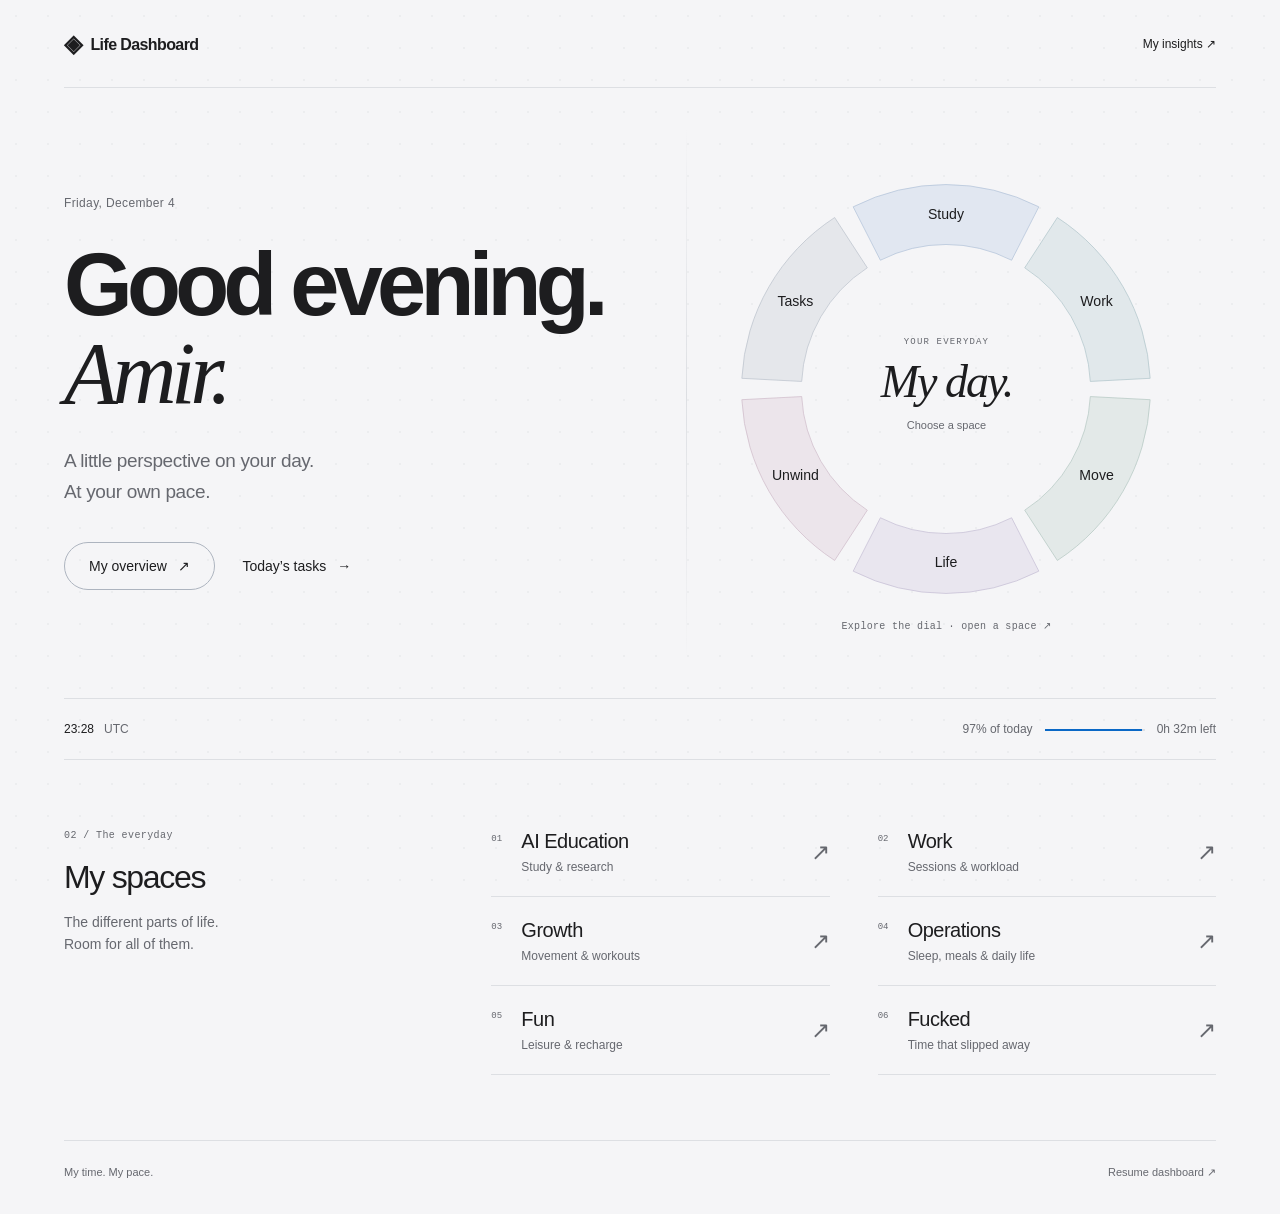
<file: landing.html>
<!doctype html>
<html lang="en">
<head>
<meta charset="utf-8"><meta name="viewport" content="width=device-width, initial-scale=1">
<meta name="color-scheme" content="light dark">
<meta name="description" content="Amir’s personal space for time, tasks and everyday life.">
<title>Life Dashboard — Home</title>
<script src="/theme.js"></script><link rel="stylesheet" href="/theme.css">
<style>
*{box-sizing:border-box}body{margin:0;background:var(--bg);color:var(--text);font-family:-apple-system,BlinkMacSystemFont,'Helvetica Neue',sans-serif;-webkit-font-smoothing:antialiased}a{color:inherit;text-decoration:none}button{font-family:inherit}a:focus-visible{outline:2px solid var(--accent);outline-offset:7px}h1,h2,p{margin:0}.wrap{max-width:1320px;margin:auto;padding:0 64px}.topbar{height:88px;display:flex;align-items:center;justify-content:space-between;border-bottom:1px solid var(--border)}.brand{font-size:16px;font-weight:600;letter-spacing:-.6px}.brand span{display:inline-block;margin-right:9px;font-size:24px;vertical-align:-2px}.top-links{display:flex;gap:28px;align-items:center;font-size:12px}.hero{position:relative;display:grid;grid-template-columns:1.1fr 1fr;align-items:center;min-height:610px;gap:20px}.hero-copy{position:relative;z-index:2;padding:70px 0}.eyebrow{font-size:12px;color:var(--muted);letter-spacing:.03em;margin-bottom:30px}h1{font-size:clamp(62px,6.9vw,96px);line-height:1.01;font-weight:550;letter-spacing:-.065em}h1 span{display:block}h1 .name{color:var(--muted)}.intro{font-size:19px;line-height:1.6;color:var(--muted);margin-top:28px;max-width:340px;letter-spacing:-.35px}.actions{display:flex;align-items:center;gap:27px;flex-wrap:wrap;margin-top:35px}.primary{border-radius:999px;background:var(--text);color:var(--bg);padding:15px 24px;font-size:14px;transition:transform .2s}.primary:hover{transform:translateY(-3px)}.text-link{font-size:14px}.text-link span{display:inline-block;margin-left:7px;transition:transform .2s}.text-link:hover span{transform:translateX(5px)}.dayline{display:flex;justify-content:space-between;align-items:center;gap:20px;border-top:1px solid var(--border);border-bottom:1px solid var(--border);padding:23px 0;color:var(--muted);font-size:12px}.time{font-variant-numeric:tabular-nums;color:var(--text);font-weight:500}.dayline .rule{height:2px;width:100px;background:var(--border);display:inline-block;vertical-align:middle;margin:0 12px;overflow:hidden}.rule i{display:block;background:var(--accent);height:100%}.spaces{padding:70px 0 65px;display:grid;grid-template-columns:1fr 2fr;gap:65px}.spaces h2{font-size:32px;font-weight:500;letter-spacing:-1.3px}.spaces-intro p{font-size:14px;color:var(--muted);margin-top:15px;line-height:1.6;max-width:190px}.space-list{display:grid;grid-template-columns:1fr 1fr;column-gap:48px}.space{padding:22px 0;border-bottom:1px solid var(--border);display:grid;grid-template-columns:1fr auto;align-items:center;gap:8px}.space:nth-child(-n+2){padding-top:0}.space strong{font-size:20px;font-weight:500;letter-spacing:-.5px}.space small{font-size:12px;color:var(--muted);display:block;margin-top:7px}.space .arrow{font-size:23px;color:var(--muted);transition:transform .2s,color .2s}.space:hover .arrow{transform:translate(3px,-3px);color:var(--accent)}.space:hover strong{color:var(--accent)}footer{border-top:1px solid var(--border);padding:25px 0 35px;display:flex;justify-content:space-between;color:var(--muted);font-size:11px}.skip{position:absolute;top:-100px;padding:12px;background:var(--surface-solid);z-index:10}.skip:focus{top:10px}@media(min-width:1500px){.hero{min-height:680px}}@media(max-width:950px){.wrap{padding:0 30px}.hero{min-height:560px}h1{font-size:68px}.spaces{gap:35px}.space-list{gap:0 26px}}@media(max-width:640px){.wrap{padding:0 24px}.topbar{height:76px}.top-links{gap:12px}.top-links>a{display:none}.brand{font-size:14px}.hero{display:flex;flex-direction:column;gap:0;align-items:stretch}.hero-copy{padding:52px 0 0}h1{font-size:64px}.eyebrow{margin-bottom:24px}.intro{font-size:17px;margin-top:23px}.actions{gap:22px;margin-top:26px}.dayline{font-size:11px;flex-wrap:wrap;gap:12px;padding:18px 0}.dayline .rule{width:50px;margin:0 6px}.spaces{padding:40px 0;grid-template-columns:1fr;gap:32px}.spaces-intro p{max-width:none;margin-top:10px}.spaces h2{font-size:28px}.space-list{column-gap:24px}.space strong{font-size:17px}.space small{font-size:11px;line-height:1.5}.space .arrow{font-size:19px}footer{gap:20px;line-height:1.5}.theme-toggle{font-size:11px;padding:8px 11px}}@media(prefers-reduced-motion:reduce){*,*:before{transition:none!important}}
/* Editorial proportions and fine rules, inspired by the nominee references. */
.hero:after{content:'';position:absolute;top:38px;bottom:38px;left:54%;width:1px;background:linear-gradient(transparent,var(--border),transparent);pointer-events:none}
h1 .name{font-family:Georgia,'Times New Roman',serif;font-style:italic;font-weight:400;letter-spacing:-.06em;color:var(--text)}
.hero-copy{padding-right:24px}.section-index{display:block;font:10px ui-monospace,monospace;color:var(--muted);margin-bottom:18px;letter-spacing:.04em}
.space-list{counter-reset:space}.space{position:relative;counter-increment:space;padding-left:30px;transition:padding .3s,background .3s}.space:before{content:'0' counter(space);position:absolute;left:0;top:25px;font:9px ui-monospace,monospace;color:var(--muted)}.space:nth-child(-n+2):before{top:4px}.space:after{content:'';position:absolute;bottom:-1px;left:0;width:100%;height:1px;background:var(--text);transform:scaleX(0);transform-origin:left;transition:transform .4s}.space:hover:after,.space:focus-visible:after{transform:scaleX(1)}.space:hover strong{color:var(--text)}.space strong{display:inline-block;transition:transform .3s}.space:hover strong{transform:translateX(4px)}.primary{background:transparent;color:var(--text);border:1px solid var(--border-bright)}.primary:hover{background:var(--text);color:var(--bg)}
@media(max-width:640px){.hero:after{display:none}.hero-copy{padding-right:0}.space{padding-left:23px}.space:before{font-size:8px}.section-index{margin-bottom:12px}}
@media(prefers-reduced-motion:reduce){.space,.space:after,.space strong{transition:none}}

#pointer-field{position:fixed;inset:0;width:100%;height:100%;pointer-events:none;z-index:0}.wrap{position:relative;z-index:1}
.day-compass{position:relative;width:100%;max-width:470px;aspect-ratio:1;justify-self:center;isolation:isolate}
.day-dial{display:block;width:100%;height:100%;overflow:visible}
.dial-sector{outline:none}.dial-sector path{fill:var(--dial-fill);stroke:color-mix(in srgb,var(--sector) 26%,var(--border));stroke-width:.6;transform-origin:200px 200px;transition:fill .25s,transform .35s,stroke .25s}
.dial-sector text{font:500 12px -apple-system,BlinkMacSystemFont,sans-serif;fill:var(--text);pointer-events:none}
.dial-sector:hover path,.dial-sector:focus-visible path{fill:var(--dial-hover);stroke:var(--sector);transform:scale(1.025);stroke-width:1.5}
.dial-center{position:absolute;inset:30%;display:flex;flex-direction:column;justify-content:center;align-items:center;text-align:center;pointer-events:none;gap:12px}
.dial-kicker{font:9px ui-monospace,monospace;letter-spacing:.13em;color:var(--muted)}
#dial-title{font:italic 46px/1 Georgia,serif;letter-spacing:-2px}
#dial-detail{font-size:11px;line-height:1.5;color:var(--muted);min-height:33px}
.dial-caption{text-align:center;font:10px ui-monospace,monospace;color:var(--muted);letter-spacing:.03em;margin-top:-4px}
@media(max-width:640px){.day-compass{margin:28px auto 32px;max-width:360px}#dial-title{font-size:36px}.dial-kicker{font-size:7px}#dial-detail{font-size:10px}.dial-center{gap:8px}}
@media(prefers-reduced-motion:reduce){.dial-sector path{transition:none}#pointer-field{display:none}}
@media(hover:none),(pointer:coarse){#pointer-field{display:none}}
</style>
</head>
<body>
<canvas id="pointer-field" aria-hidden="true"></canvas>
<a class="skip" href="#main">Skip to content</a>
<div class="wrap">
<header class="topbar"><a href="/" class="brand"><span aria-hidden="true">◈</span>Life Dashboard</a><nav class="top-links" aria-label="Home navigation"><a href="/dashboard#insights">My insights ↗</a></nav></header>
<main id="main">
<section class="hero" aria-labelledby="hero-title"><div class="hero-copy"><p class="eyebrow" id="today-label">A moment for yourself</p><h1 id="hero-title"><span id="greeting">Welcome back.</span><span class="name">Amir.</span></h1><p class="intro">A little perspective on your day.<br>At your own pace.</p><div class="actions"><a class="primary" href="/dashboard#summary">My overview &nbsp; ↗</a><a class="text-link" href="/dashboard#things">Today’s tasks <span>→</span></a></div></div><div class="day-compass"><svg class="day-dial" viewBox="0 0 400 400" role="group" aria-label="Choose a dashboard area"><a href="/dashboard#education" class="dial-sector" style="--sector:var(--course);--dial-fill:var(--dial-study);--dial-hover:var(--dial-study-hover)" data-label="Study" data-detail="Study & research" aria-label="Open Study: Study & research"><path d="M121.00565304531887,44.96486479122399 A174,174 0 0 1 278.99434695468113,44.96486479122399 L255.84083146796428,90.40619752483074 A123,123 0 0 0 144.15916853203575,90.40619752483074 Z"/><text x="200.0" y="52.0" text-anchor="middle" dominant-baseline="middle">Study</text></a><a href="/dashboard#work" class="dial-sector" style="--sector:var(--work);--dial-fill:var(--dial-work);--dial-hover:var(--dial-work-hover)" data-label="Work" data-detail="Sessions & workload" aria-label="Open Work: Sessions & workload"><path d="M294.7671920926147,54.0713211774962 A174,174 0 0 1 373.76153904729586,190.8935436137278 L322.8314327748126,193.5626773821179 A123,123 0 0 0 266.99060130684836,96.84352014271285 Z"/><text x="328.17175976009696" y="126.00000000000001" text-anchor="middle" dominant-baseline="middle">Work</text></a><a href="/dashboard#growth" class="dial-sector" style="--sector:var(--workout);--dial-fill:var(--dial-move);--dial-hover:var(--dial-move-hover)" data-label="Move" data-detail="Movement & workouts" aria-label="Open Move: Movement & workouts"><path d="M373.76153904729586,209.1064563862722 A174,174 0 0 1 294.7671920926147,345.9286788225038 L266.99060130684836,303.15647985728714 A123,123 0 0 0 322.8314327748126,206.4373226178821 Z"/><text x="328.17175976009696" y="274.0" text-anchor="middle" dominant-baseline="middle">Move</text></a><a href="/dashboard#operations" class="dial-sector" style="--sector:var(--ops-rest);--dial-fill:var(--dial-life);--dial-hover:var(--dial-life-hover)" data-label="Life" data-detail="Sleep, meals & routines" aria-label="Open Life: Sleep, meals & routines"><path d="M278.99434695468113,355.035135208776 A174,174 0 0 1 121.00565304531887,355.035135208776 L144.15916853203575,309.59380247516924 A123,123 0 0 0 255.84083146796428,309.59380247516924 Z"/><text x="200.0" y="348.0" text-anchor="middle" dominant-baseline="middle">Life</text></a><a href="/dashboard#fun" class="dial-sector" style="--sector:var(--fun);--dial-fill:var(--dial-unwind);--dial-hover:var(--dial-unwind-hover)" data-label="Unwind" data-detail="Leisure & recharge" aria-label="Open Unwind: Leisure & recharge"><path d="M105.23280790738526,345.9286788225038 A174,174 0 0 1 26.238460952704145,209.1064563862722 L77.16856722518742,206.4373226178821 A123,123 0 0 0 133.00939869315164,303.15647985728714 Z"/><text x="71.82824023990307" y="274.0" text-anchor="middle" dominant-baseline="middle">Unwind</text></a><a href="/dashboard#things" class="dial-sector" style="--sector:var(--things);--dial-fill:var(--dial-tasks);--dial-hover:var(--dial-tasks-hover)" data-label="Tasks" data-detail="One thing at a time" aria-label="Open Tasks: One thing at a time"><path d="M26.238460952704145,190.89354361372781 A174,174 0 0 1 105.23280790738531,54.0713211774962 L133.0093986931517,96.84352014271283 A123,123 0 0 0 77.16856722518742,193.56267738211795 Z"/><text x="71.8282402399031" y="125.99999999999999" text-anchor="middle" dominant-baseline="middle">Tasks</text></a></svg><div class="dial-center" aria-hidden="true"><span class="dial-kicker">YOUR EVERYDAY</span><span id="dial-title">My day.</span><span id="dial-detail">Choose a space</span></div><p class="dial-caption">Explore the dial · open a space ↗</p></div></section>
<div class="dayline"><span><time class="time" id="clock">--:--</time> &nbsp; <span id="clock-zone">Local time</span></span><span><span id="day-progress"></span><span class="rule" aria-hidden="true"><i id="day-fill"></i></span><span id="time-left"></span></span></div>
<section class="spaces" aria-labelledby="spaces-title"><div class="spaces-intro"><span class="section-index">02 / The everyday</span><h2 id="spaces-title">My spaces</h2><p>The different parts of life.<br>Room for all of them.</p></div><div class="space-list">
<a class="space" href="/dashboard#education"><div><strong>AI Education</strong><small>Study & research</small></div><span class="arrow" aria-hidden="true">↗</span></a>
<a class="space" href="/dashboard#work"><div><strong>Work</strong><small>Sessions & workload</small></div><span class="arrow" aria-hidden="true">↗</span></a>
<a class="space" href="/dashboard#growth"><div><strong>Growth</strong><small>Movement & workouts</small></div><span class="arrow" aria-hidden="true">↗</span></a>
<a class="space" href="/dashboard#operations"><div><strong>Operations</strong><small>Sleep, meals & daily life</small></div><span class="arrow" aria-hidden="true">↗</span></a>
<a class="space" href="/dashboard#fun"><div><strong>Fun</strong><small>Leisure & recharge</small></div><span class="arrow" aria-hidden="true">↗</span></a>
<a class="space" href="/dashboard#fucked"><div><strong>Fucked</strong><small>Time that slipped away</small></div><span class="arrow" aria-hidden="true">↗</span></a>
</div></section>
</main><footer><span>My time. My pace.</span><a href="/dashboard">Resume dashboard ↗</a></footer>
</div>
<script>
function updateClock(){
 const now=new Date(),h=now.getHours(),minutes=h*60+now.getMinutes();
 document.getElementById('greeting').textContent=h<5?'Still up.':h<12?'Good morning.':h<18?'Good afternoon.':'Good evening.';
 document.getElementById('today-label').textContent=now.toLocaleDateString(undefined,{weekday:'long',month:'long',day:'numeric'});
 const clock=document.getElementById('clock');clock.textContent=now.toLocaleTimeString(undefined,{hour:'2-digit',minute:'2-digit',hour12:false});clock.dateTime=now.toISOString();
 document.getElementById('clock-zone').textContent=Intl.DateTimeFormat().resolvedOptions().timeZone.split('/').pop().replaceAll('_',' ');
 document.getElementById('day-progress').textContent=Math.floor(minutes/1440*100)+'% of today';
 document.getElementById('day-fill').style.width=(minutes/1440*100)+'%';
 document.getElementById('time-left').textContent=Math.floor((1440-minutes)/60)+'h '+(1440-minutes)%60+'m left';
}
updateClock();setInterval(updateClock,30000);
// The dial is real navigation; hover and keyboard focus preview each destination.
const sectors=[...document.querySelectorAll('.dial-sector')];
function previewSector(sector){document.getElementById('dial-title').textContent=sector?sector.dataset.label:'My day.';document.getElementById('dial-detail').textContent=sector?sector.dataset.detail:'Choose a space';}
sectors.forEach(sector=>{
 sector.addEventListener('pointerenter',()=>previewSector(sector));
 sector.addEventListener('focus',()=>previewSector(sector));
 sector.addEventListener('pointerleave',()=>previewSector(document.activeElement.closest?.('.dial-sector')));
 sector.addEventListener('blur',()=>previewSector(null));
});
// Nearby paper-like dots bend away from the pointer and settle back into place.
// The animation stops as soon as the field settles, and pauses off-screen.
const motion=matchMedia('(hover: hover) and (pointer: fine) and (prefers-reduced-motion: no-preference)');
const field=document.getElementById('pointer-field'),ctx=field.getContext('2d');
let dots=[],pointer=null,frame=0,fieldWidth=0,fieldHeight=0;
function paintField(){
 frame=0;if(!ctx||!motion.matches||document.hidden)return;
 ctx.clearRect(0,0,fieldWidth,fieldHeight);
 ctx.fillStyle=getComputedStyle(document.documentElement).getPropertyValue('--muted').trim();
 let unsettled=false;
 for(const dot of dots){
  let tx=0,ty=0,near=0;
  if(pointer){const dx=dot.x-pointer.x,dy=dot.y-pointer.y,d=Math.hypot(dx,dy);if(d<105){near=1-d/105;const force=near*near*22;tx=dx/(d||1)*force;ty=dy/(d||1)*force;}}
  dot.dx+=(tx-dot.dx)*.16;dot.dy+=(ty-dot.dy)*.16;
  if(Math.abs(tx-dot.dx)+Math.abs(ty-dot.dy)>.08)unsettled=true;
  ctx.globalAlpha=.16+near*.24;ctx.beginPath();ctx.arc(dot.x+dot.dx,dot.y+dot.dy,.7+near*.35,0,Math.PI*2);ctx.fill();
 }
 ctx.globalAlpha=1;if(unsettled)frame=requestAnimationFrame(paintField);
}
function queuePaint(){if(!frame)frame=requestAnimationFrame(paintField);}
function resizeField(){cancelAnimationFrame(frame);frame=0;pointer=null;fieldWidth=innerWidth;fieldHeight=innerHeight;const ratio=Math.min(devicePixelRatio||1,2);field.width=fieldWidth*ratio;field.height=fieldHeight*ratio;if(!ctx)return;ctx.setTransform(ratio,0,0,ratio,0,0);dots=[];for(let y=16;y<fieldHeight;y+=32)for(let x=16;x<fieldWidth;x+=32)dots.push({x,y,dx:0,dy:0});if(motion.matches)queuePaint();}
function releasePointer(){pointer=null;queuePaint();}
document.addEventListener('pointermove',event=>{if(!motion.matches)return;pointer={x:event.clientX,y:event.clientY};queuePaint();},{passive:true});
document.documentElement.addEventListener('pointerleave',releasePointer);window.addEventListener('blur',releasePointer);window.addEventListener('resize',resizeField);motion.addEventListener('change',resizeField);document.addEventListener('visibilitychange',()=>{if(document.hidden){cancelAnimationFrame(frame);frame=0;pointer=null;}else queuePaint();});
resizeField();
</script>
</body></html>
</file>
<file: theme.css>
/* Shared semantic palette. Appearance follows the system; dark preserves the original ink palette. */
:root {
  color-scheme: light;
  --bg: #f5f5f7;
  --bg-elevated: #ffffff;
  --surface-solid: #ffffff;
  --surface-hover: #ebedf0;
  --text: #1d1d1f;
  --muted: #66686f;
  --accent: #0a68c6;
  --accent-2: #4862a6;
  --course: #2c67b9;
  --research: #6c5da1;
  --work: #2a747f;
  --workout: #3d7e5f;
  --ops-rest: #795aa4;
  --ops-life: #657183;
  --ops-meals: #936927;
  --ops-transit: #2d7b78;
  --fun: #9f527d;
  --fucked: #b15558;
  --things: #546983;
  --danger: #b54a4a;
  --success: #377957;
  --warn: #916720;
  --border: #dddfe3;
  --border-bright: #adb4bf;
  --heat-0: #eceef2;
  --heat-1: #dae6f8;
  --heat-2: #acc8ee;
  --heat-3: #699bd7;
  --heat-4: #2c67b9;
  --surface: color-mix(in srgb, var(--surface-solid) 88%, transparent);
  --accent-glow: color-mix(in srgb, var(--accent) 16%, transparent);
  --workout-dim: color-mix(in srgb, var(--workout) 14%, transparent);
  --fun-dim: color-mix(in srgb, var(--fun) 14%, transparent);
  --fucked-dim: color-mix(in srgb, var(--fucked) 14%, transparent);
  --shadow: 0 8px 32px #00000029;
  --shadow-glow: 0 0 30px color-mix(in srgb, var(--accent) 5%, transparent);
  --ink: var(--text);
  --line: var(--border);
  --lime: var(--accent);
  --panel: var(--surface-solid);
  --shadow: 0 8px 32px #00000008;

  /* Opaque paints for SVG navigation in both appearances. */
  --dial-study: #e1e7f1;
  --dial-study-hover: #c7d4e9;
  --dial-work: #e1e8eb;
  --dial-work-hover: #c6d7db;
  --dial-move: #e3e9e8;
  --dial-move-hover: #cbdad4;
  --dial-life: #e9e6ef;
  --dial-life-hover: #d8d1e4;
  --dial-unwind: #ece5eb;
  --dial-unwind-hover: #e1d0db;
  --dial-tasks: #e5e7eb;
  --dial-tasks-hover: #d0d5dc;
}
:root[data-theme="dark"] {
  --bg: #0b0d12;
  --bg-elevated: #101319;
  --surface-solid: #151922;
  --surface-hover: #202632;
  --text: #edf0f7;
  --muted: #9ba5b7;
  --accent: #acc2fb;
  --accent-2: #889ed1;
  --course: #acc2fb;
  --research: #889ed1;
  --work: #92c6d1;
  --workout: #9dc4b1;
  --ops-rest: #b9acd7;
  --ops-life: #a8b1c1;
  --ops-meals: #d0bb98;
  --ops-transit: #91baba;
  --fun: #cfa8c0;
  --fucked: #d7a0a0;
  --things: #bbc3d5;
  --danger: #e3a5a1;
  --success: #9dc4b1;
  --warn: #d0bb98;
  --border: #292f3b;
  --border-bright: #46536a;
  --heat-0: #202633;
  --heat-1: #344261;
  --heat-2: #4f638c;
  --heat-3: #7a91bf;
  --heat-4: #acc2fb;
  --surface: color-mix(in srgb, var(--surface-solid) 88%, transparent);
  --accent-glow: color-mix(in srgb, var(--accent) 16%, transparent);
  --workout-dim: color-mix(in srgb, var(--workout) 14%, transparent);
  --fun-dim: color-mix(in srgb, var(--fun) 14%, transparent);
  --fucked-dim: color-mix(in srgb, var(--fucked) 14%, transparent);
  --shadow: 0 8px 32px #00000029;
  --shadow-glow: 0 0 30px color-mix(in srgb, var(--accent) 5%, transparent);
  --ink: var(--text);
  --line: var(--border);
  --lime: var(--accent);
  --panel: var(--surface-solid);

  /* Opaque paints for SVG navigation in both appearances. */
  --dial-study: #1b1f29;
  --dial-study-hover: #303748;
  --dial-work: #182025;
  --dial-work-hover: #2a383e;
  --dial-move: #1a1f22;
  --dial-move-hover: #2d3737;
  --dial-life: #1c1d26;
  --dial-life-hover: #33323f;
  --dial-unwind: #1f1c23;
  --dial-unwind-hover: #38313a;
  --dial-tasks: #1d1f26;
  --dial-tasks-hover: #33373f;
}

:root[data-theme="dark"] { color-scheme: dark; }
.theme-toggle { display:inline-flex; align-items:center; justify-content:center; gap:8px; min-height:38px; padding:8px 14px; border:1px solid var(--border); border-radius:999px; background:transparent; color:var(--text); font:inherit; font-size:12px; cursor:pointer; white-space:nowrap; }
.theme-toggle:hover { background:var(--surface-hover); }
.theme-toggle:focus-visible { outline:2px solid var(--accent); outline-offset:4px; }
</file>
